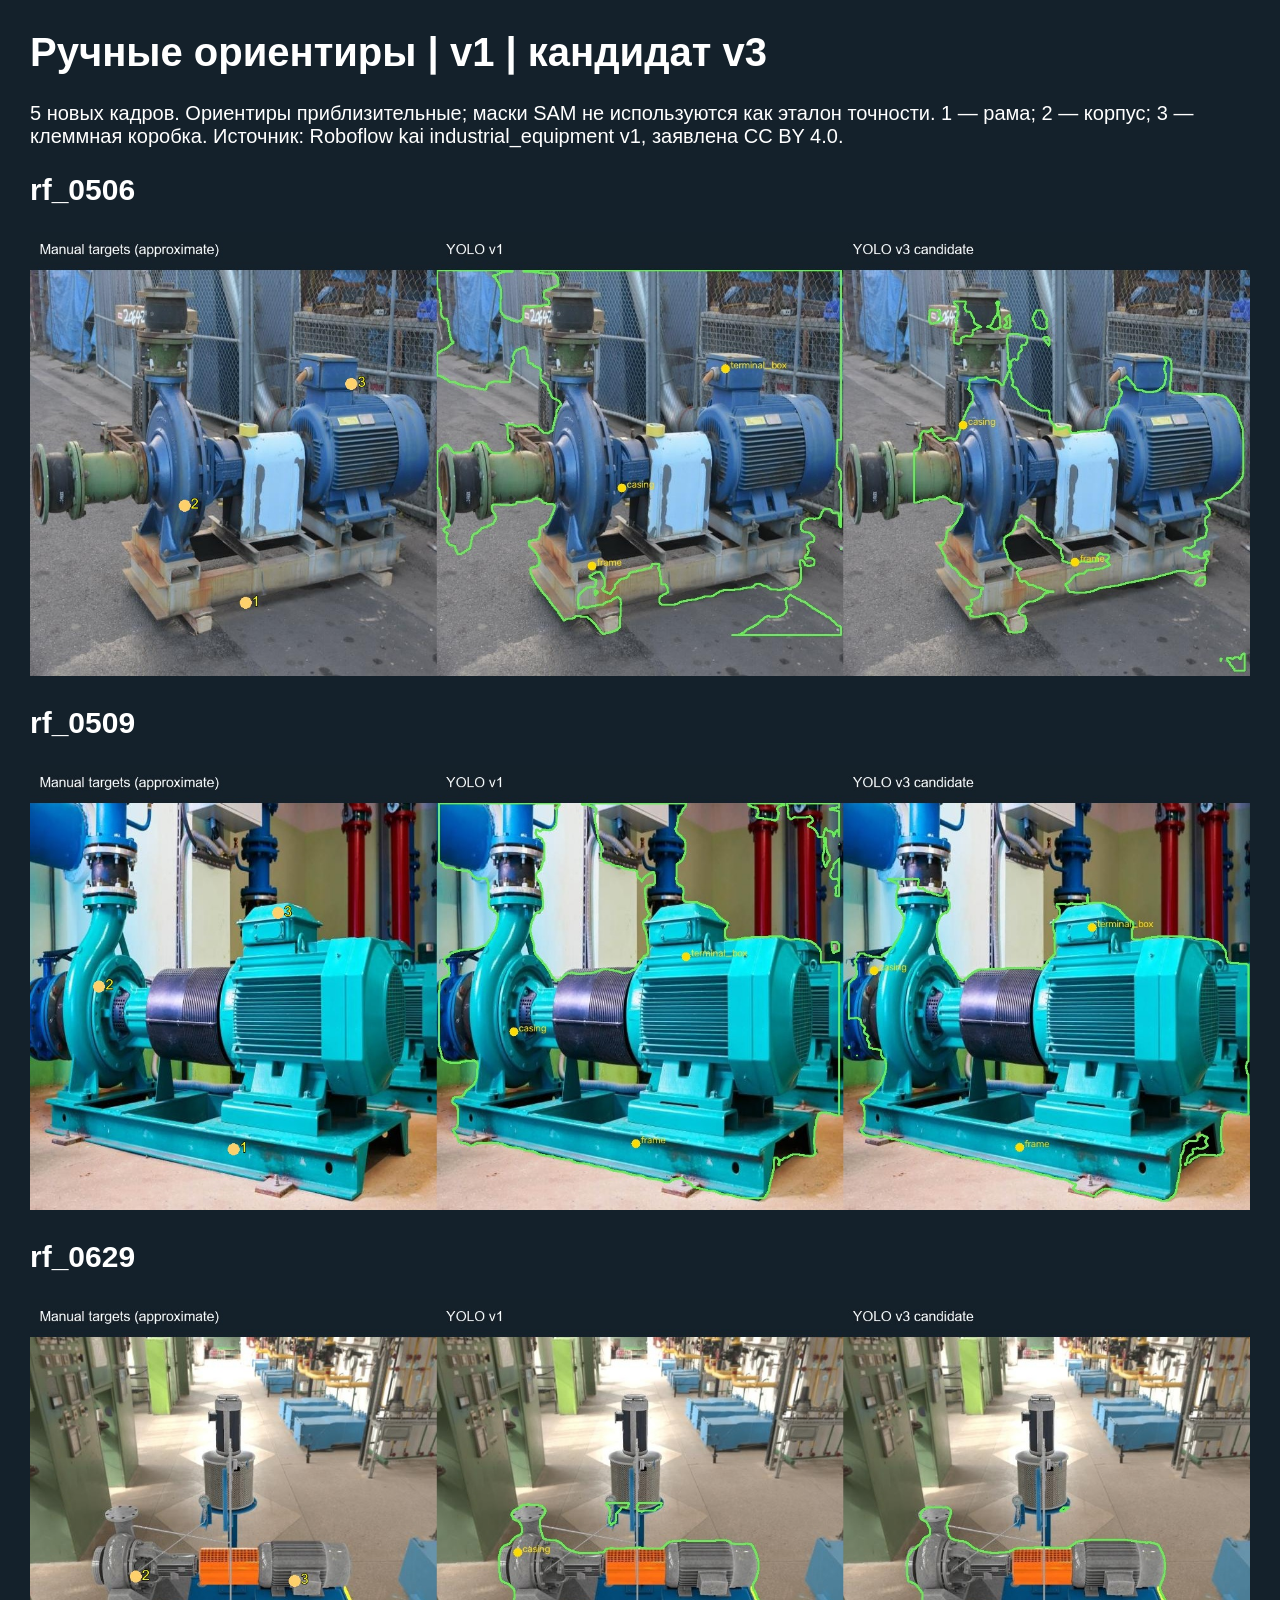
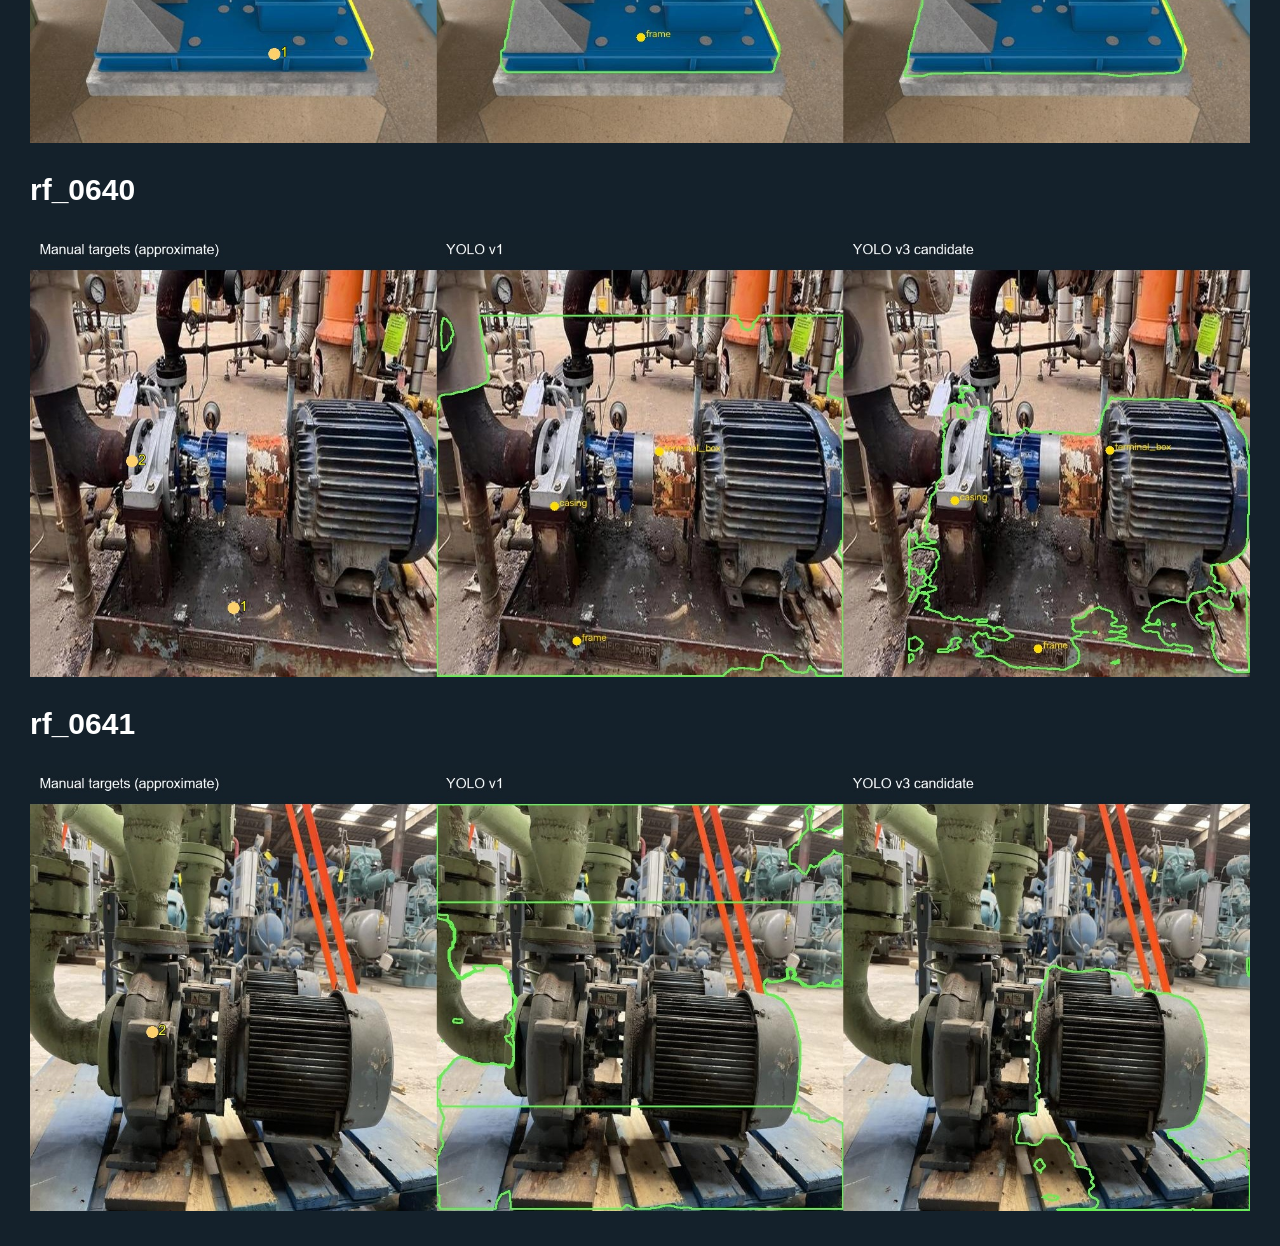
<file: cv/current-cv-status/comparison.html>
<!doctype html><meta charset="utf-8"><title>Проверка v3</title><style>body{background:#14212b;color:white;font:20px Arial;margin:30px}img{max-width:100%}</style><h1>Ручные ориентиры | v1 | кандидат v3</h1><p>5 новых кадров. Ориентиры приблизительные; маски SAM не используются как эталон точности. 1 — рама; 2 — корпус; 3 — клеммная коробка. Источник: Roboflow kai industrial_equipment v1, заявлена CC BY 4.0.</p><h2>rf_0506</h2><img src="comparison/rf_0506.jpg"><h2>rf_0509</h2><img src="comparison/rf_0509.jpg"><h2>rf_0629</h2><img src="comparison/rf_0629.jpg"><h2>rf_0640</h2><img src="comparison/rf_0640.jpg"><h2>rf_0641</h2><img src="comparison/rf_0641.jpg">
</file>
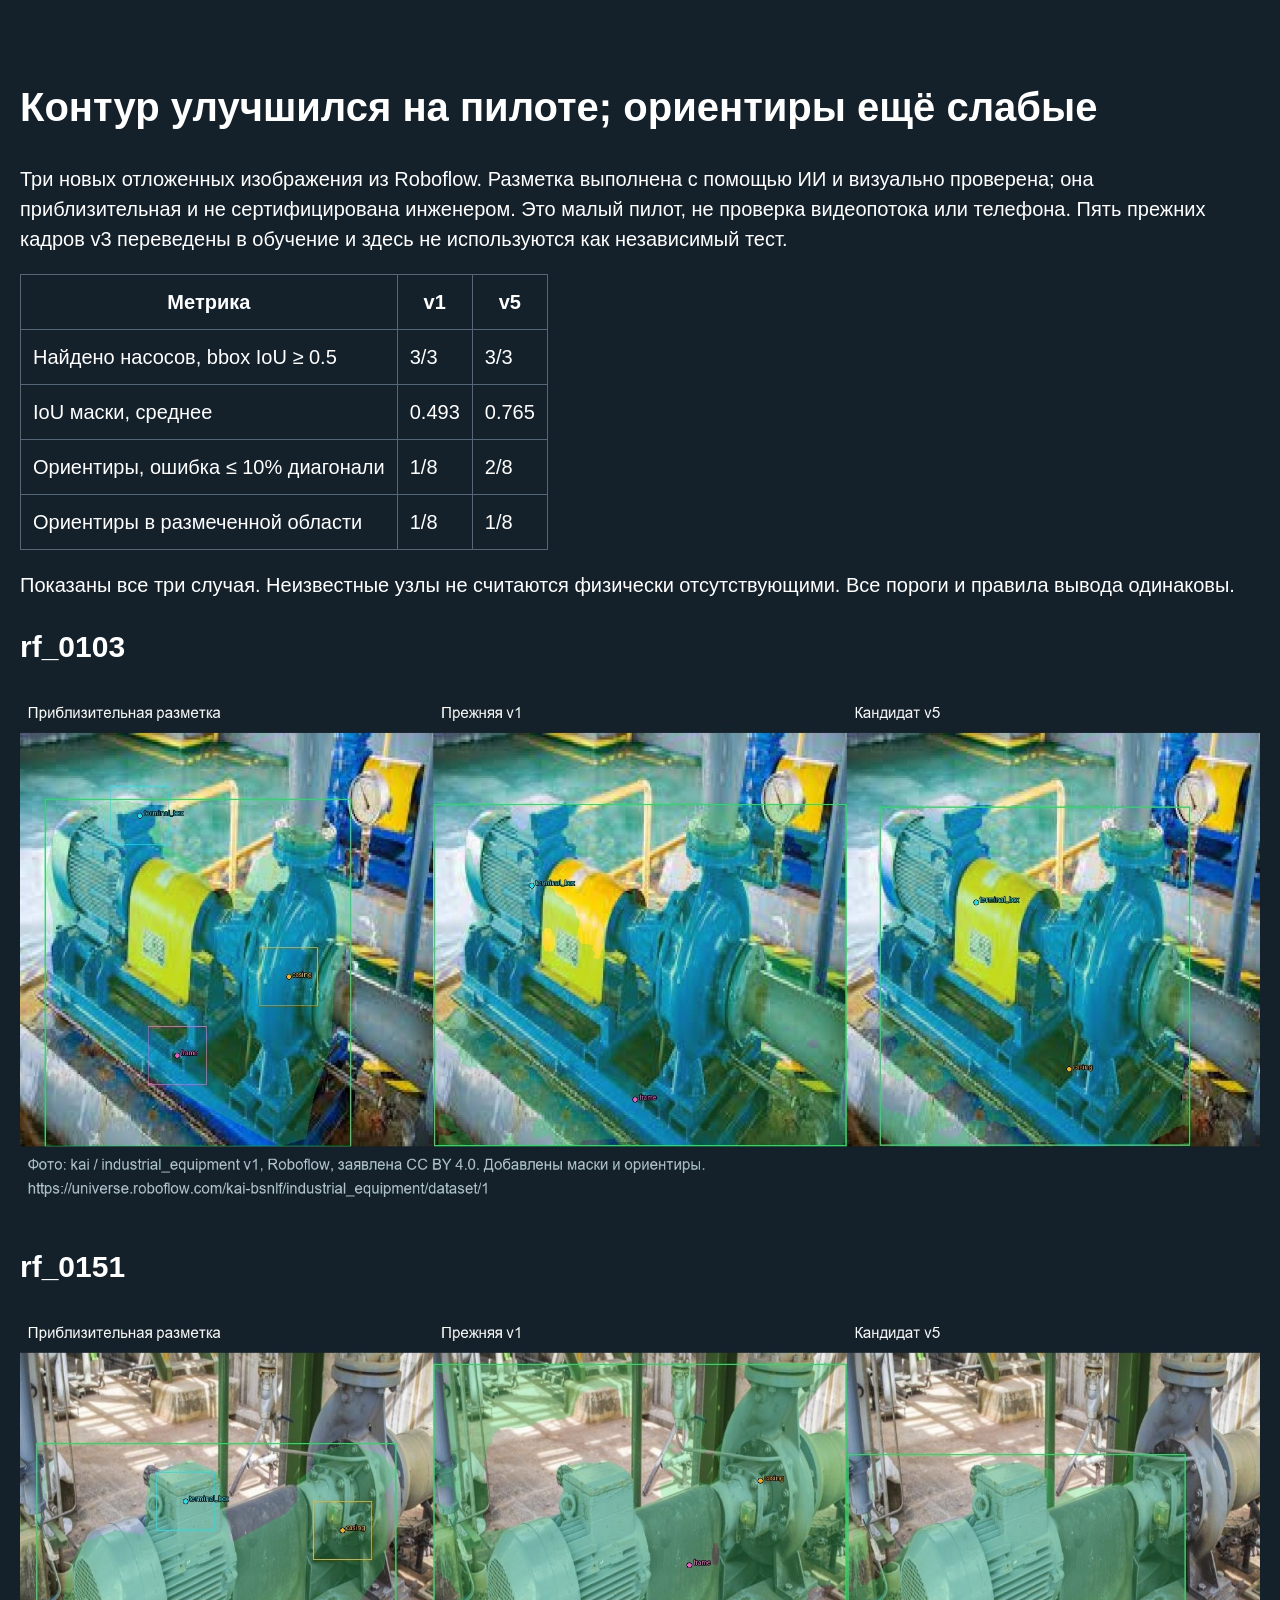
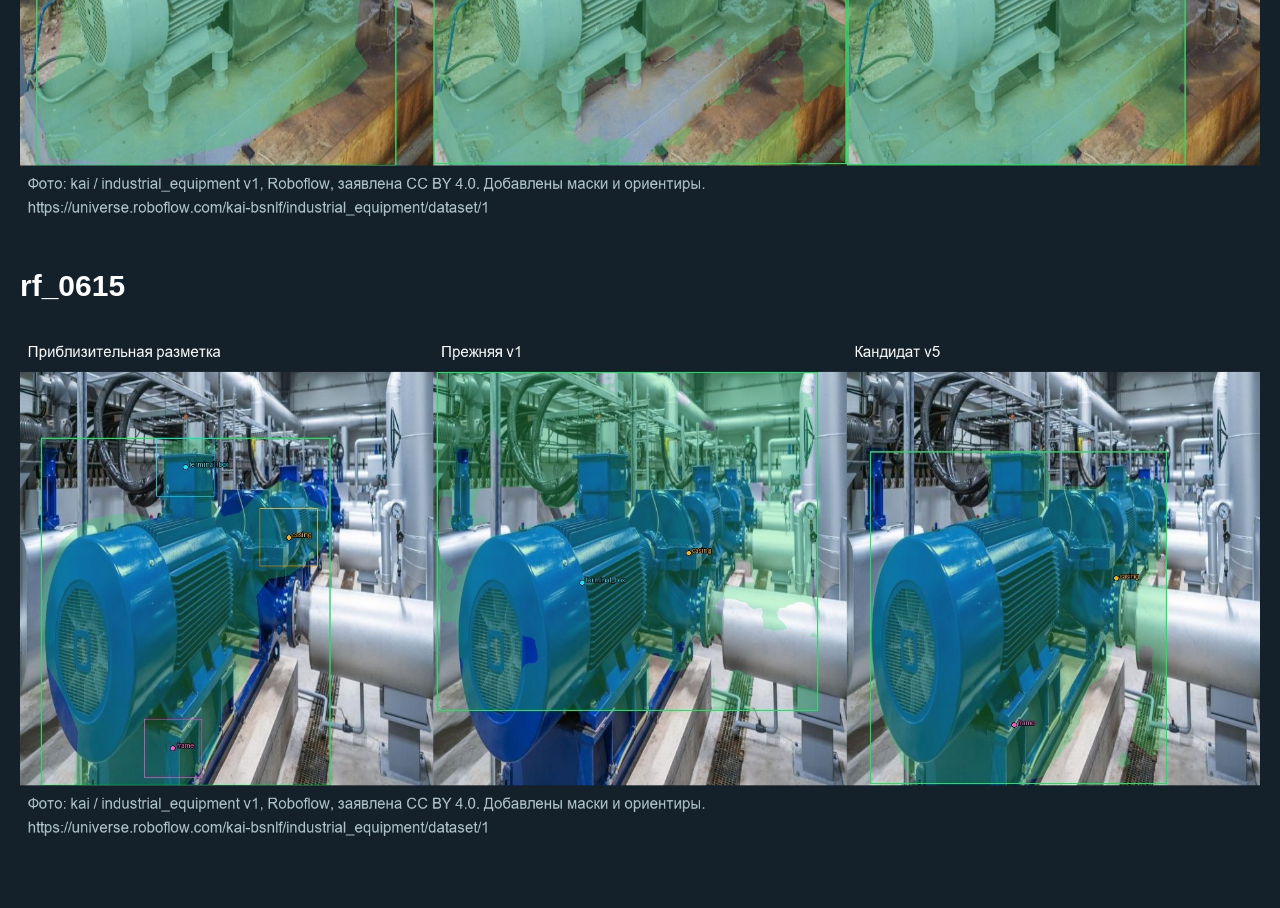
<file: cv/current-cv-status/v5/comparison.html>
<!doctype html><meta charset="utf-8"><title>Проверка CV v5</title><style>body{background:#14212b;color:white;max-width:1700px;margin:30px auto;padding:20px;font:20px/1.5 Arial}img{width:100%}td,th{padding:12px;border:1px solid #567}table{border-collapse:collapse}</style><h1>Контур улучшился на пилоте; ориентиры ещё слабые</h1><p>Три новых отложенных изображения из Roboflow. Разметка выполнена с помощью ИИ и визуально проверена; она приблизительная и не сертифицирована инженером. Это малый пилот, не проверка видеопотока или телефона. Пять прежних кадров v3 переведены в обучение и здесь не используются как независимый тест.</p><table><tr><th>Метрика</th><th>v1</th><th>v5</th></tr><tr><td>Найдено насосов, bbox IoU ≥ 0.5</td><td>3/3</td><td>3/3</td></tr><tr><td>IoU маски, среднее</td><td>0.493</td><td>0.765</td></tr><tr><td>Ориентиры, ошибка ≤ 10% диагонали</td><td>1/8</td><td>2/8</td></tr><tr><td>Ориентиры в размеченной области</td><td>1/8</td><td>1/8</td></tr></table><p>Показаны все три случая. Неизвестные узлы не считаются физически отсутствующими. Все пороги и правила вывода одинаковы.</p><h2>rf_0103</h2><img src="comparison/rf_0103.jpg"><h2>rf_0151</h2><img src="comparison/rf_0151.jpg"><h2>rf_0615</h2><img src="comparison/rf_0615.jpg">
</file>
